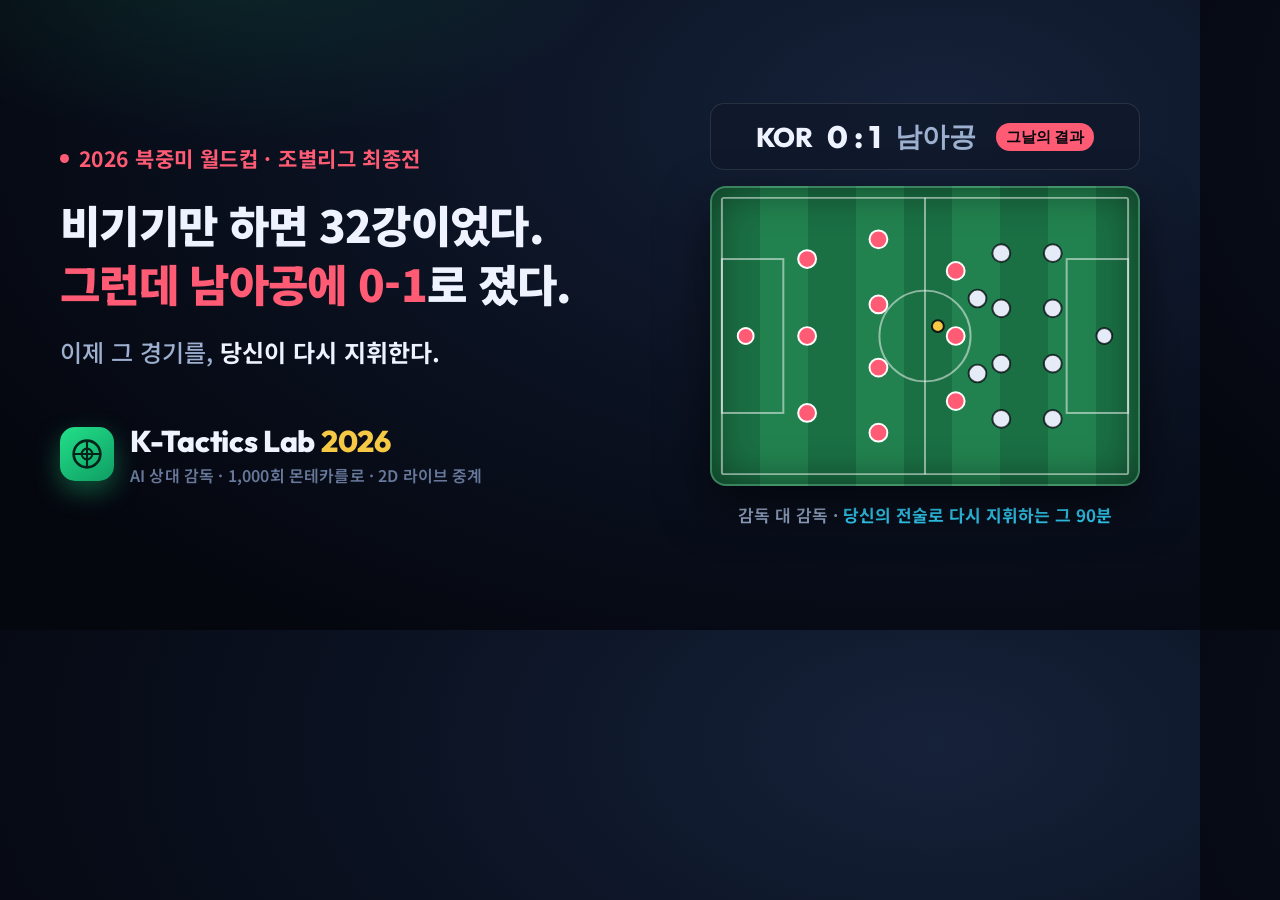
<file: docs/img/og-cover.html>
<!DOCTYPE html>
<html lang="ko">
<head>
<meta charset="UTF-8">
<title>K-Tactics Lab 2026 — social cover</title>
<!--
  Source for docs/img/og-cover.png (1200x630 link preview card).
  Regenerate:
    chrome --headless=new --disable-gpu --virtual-time-budget=8000 \
      --window-size=1200,630 --screenshot=docs/img/og-cover.png docs/img/og-cover.html
  Text is baked as real DOM text, not an AI-generated image, so the wording
  stays exactly what the app says. Palette and fonts mirror index.css.
-->
<link rel="preconnect" href="https://fonts.googleapis.com">
<link rel="preconnect" href="https://fonts.gstatic.com" crossorigin>
<link href="https://fonts.googleapis.com/css2?family=Outfit:wght@600;800;900&family=Noto+Sans+KR:wght@500;700;900&display=swap" rel="stylesheet">
<style>
  * { margin: 0; padding: 0; box-sizing: border-box; }
  html, body { width: 1200px; height: 630px; overflow: hidden; }
  body {
    background: radial-gradient(1100px 620px at 78% 18%, #16223a 0%, #0a1120 55%, #05070f 100%);
    font-family: 'Noto Sans KR', 'Outfit', 'Malgun Gothic', sans-serif;
    color: #eef3ff;
    display: flex; align-items: center;
    position: relative;
  }
  /* floodlight wash, same trick the board uses */
  body::before {
    content: ''; position: absolute; inset: 0;
    background: radial-gradient(560px 300px at 20% -10%, rgba(34, 224, 138, 0.13), transparent 70%);
  }
  .wrap { position: relative; display: flex; width: 100%; height: 100%; padding: 62px 60px; gap: 46px; }
  .left { flex: 1 1 620px; display: flex; flex-direction: column; justify-content: center; }

  .kicker {
    display: inline-flex; align-items: center; gap: 10px;
    font-size: 21px; font-weight: 700; letter-spacing: 0.02em;
    color: #ff5b74; margin-bottom: 22px;
  }
  .kicker i { width: 9px; height: 9px; border-radius: 50%; background: #ff5b74; display: block; }

  /* keep-all stops Korean from breaking inside a word, which is the default */
  h1 { font-size: 44px; line-height: 1.32; font-weight: 900; letter-spacing: -0.015em; word-break: keep-all; }
  h1 .hot { color: #ff5b74; }
  .sub { margin-top: 22px; font-size: 24px; line-height: 1.5; color: #9db0d0; font-weight: 500; word-break: keep-all; }
  .sub b { color: #eef3ff; font-weight: 700; }

  .brandline { margin-top: 52px; display: flex; align-items: center; gap: 16px; }
  .mark {
    width: 54px; height: 54px; border-radius: 15px; flex: none;
    background: linear-gradient(145deg, #22e08a, #0f9d63);
    display: flex; align-items: center; justify-content: center;
    box-shadow: 0 10px 26px rgba(34, 224, 138, 0.35);
  }
  .mark svg { width: 32px; height: 32px; }
  .brand-name { font-family: 'Outfit', sans-serif; font-size: 30px; font-weight: 800; letter-spacing: -0.01em; }
  .brand-name span { color: #f6c945; }
  .brand-sub { font-size: 16px; color: #67789a; font-weight: 600; margin-top: 3px; letter-spacing: 0.01em; }

  /* right: the live match view, the app's own visual language */
  .right { flex: 0 0 430px; display: flex; flex-direction: column; justify-content: center; gap: 16px; }
  .scoreline {
    display: flex; align-items: center; justify-content: center; gap: 14px;
    font-family: 'Outfit', sans-serif; font-weight: 800; font-size: 27px;
    background: rgba(16, 26, 44, 0.88); border: 1px solid rgba(255, 255, 255, 0.1);
    border-radius: 14px; padding: 13px 0;
  }
  .scoreline .kor { color: #eef3ff; }
  .scoreline .num { font-size: 31px; }
  .scoreline .opp { color: #9db0d0; }
  .scoreline .tag {
    font-size: 15px; font-weight: 700; color: #05070f; background: #ff5b74;
    padding: 4px 10px; border-radius: 999px; margin-left: 6px;
  }
  .pitch {
    height: 300px; border-radius: 16px; position: relative; overflow: hidden;
    background:
      repeating-linear-gradient(90deg, #1a6f43 0 48px, #22824f 48px 96px);
    border: 2px solid rgba(255, 255, 255, 0.14);
    box-shadow: inset 0 0 40px rgba(0, 0, 0, 0.5), 0 20px 50px rgba(0, 0, 0, 0.55);
  }
  .pitch svg { position: absolute; inset: 0; width: 100%; height: 100%; }
  .caption { text-align: center; font-size: 17px; color: #9db0d0; font-weight: 600; word-break: keep-all; }
  .caption b { color: #33d6ff; font-weight: 700; }
</style>
</head>
<body>
  <div class="wrap">
    <div class="left">
      <div class="kicker"><i></i>2026 북중미 월드컵 · 조별리그 최종전</div>
      <h1>비기기만 하면 32강이었다.<br><span class="hot">그런데 남아공에 0-1</span>로 졌다.</h1>
      <div class="sub">이제 그 경기를, <b>당신이 다시 지휘한다.</b></div>
      <div class="brandline">
        <div class="mark">
          <svg viewBox="0 0 24 24" fill="none" aria-hidden="true">
            <circle cx="12" cy="12" r="10" stroke="#05231a" stroke-width="2"/>
            <path d="M12 2v20M2 12h20" stroke="#05231a" stroke-width="1.6"/>
            <circle cx="12" cy="12" r="4" stroke="#05231a" stroke-width="1.6"/>
          </svg>
        </div>
        <div>
          <div class="brand-name">K-Tactics Lab <span>2026</span></div>
          <div class="brand-sub">AI 상대 감독 · 1,000회 몬테카를로 · 2D 라이브 중계</div>
        </div>
      </div>
    </div>

    <div class="right">
      <div class="scoreline">
        <span class="kor">KOR</span>
        <span class="num">0 : 1</span>
        <span class="opp">남아공</span>
        <span class="tag">그날의 결과</span>
      </div>
      <div class="pitch">
        <svg viewBox="0 0 430 300" preserveAspectRatio="none">
          <g stroke="rgba(255,255,255,0.5)" stroke-width="2" fill="none">
            <rect x="10" y="10" width="410" height="280" rx="2"/>
            <line x1="215" y1="10" x2="215" y2="290"/>
            <circle cx="215" cy="150" r="46"/>
            <rect x="10" y="72" width="62" height="156"/>
            <rect x="358" y="72" width="62" height="156"/>
          </g>
          <!-- our 3-4-3 attacking right, their 4-4-2 dropping off: the shapes the app draws -->
          <g fill="#ff5b74" stroke="#ffffff" stroke-width="2">
            <circle cx="34" cy="150" r="8"/>
            <circle cx="96" cy="72" r="9"/><circle cx="96" cy="150" r="9"/><circle cx="96" cy="228" r="9"/>
            <circle cx="168" cy="52" r="9"/><circle cx="168" cy="118" r="9"/><circle cx="168" cy="182" r="9"/><circle cx="168" cy="248" r="9"/>
            <circle cx="246" cy="84" r="9"/><circle cx="246" cy="150" r="9"/><circle cx="246" cy="216" r="9"/>
          </g>
          <g fill="#e6ecf7" stroke="rgba(5,7,15,0.75)" stroke-width="2">
            <circle cx="396" cy="150" r="8"/>
            <circle cx="344" cy="66" r="9"/><circle cx="344" cy="122" r="9"/><circle cx="344" cy="178" r="9"/><circle cx="344" cy="234" r="9"/>
            <circle cx="292" cy="66" r="9"/><circle cx="292" cy="122" r="9"/><circle cx="292" cy="178" r="9"/><circle cx="292" cy="234" r="9"/>
            <circle cx="268" cy="112" r="9"/><circle cx="268" cy="188" r="9"/>
          </g>
          <circle cx="228" cy="140" r="6" fill="#f6c945" stroke="rgba(5,7,15,0.9)" stroke-width="2"/>
        </svg>
      </div>
      <div class="caption">감독 대 감독 · <b>당신의 전술로 다시 지휘하는 그 90분</b></div>
    </div>
  </div>
</body>
</html>
</file>
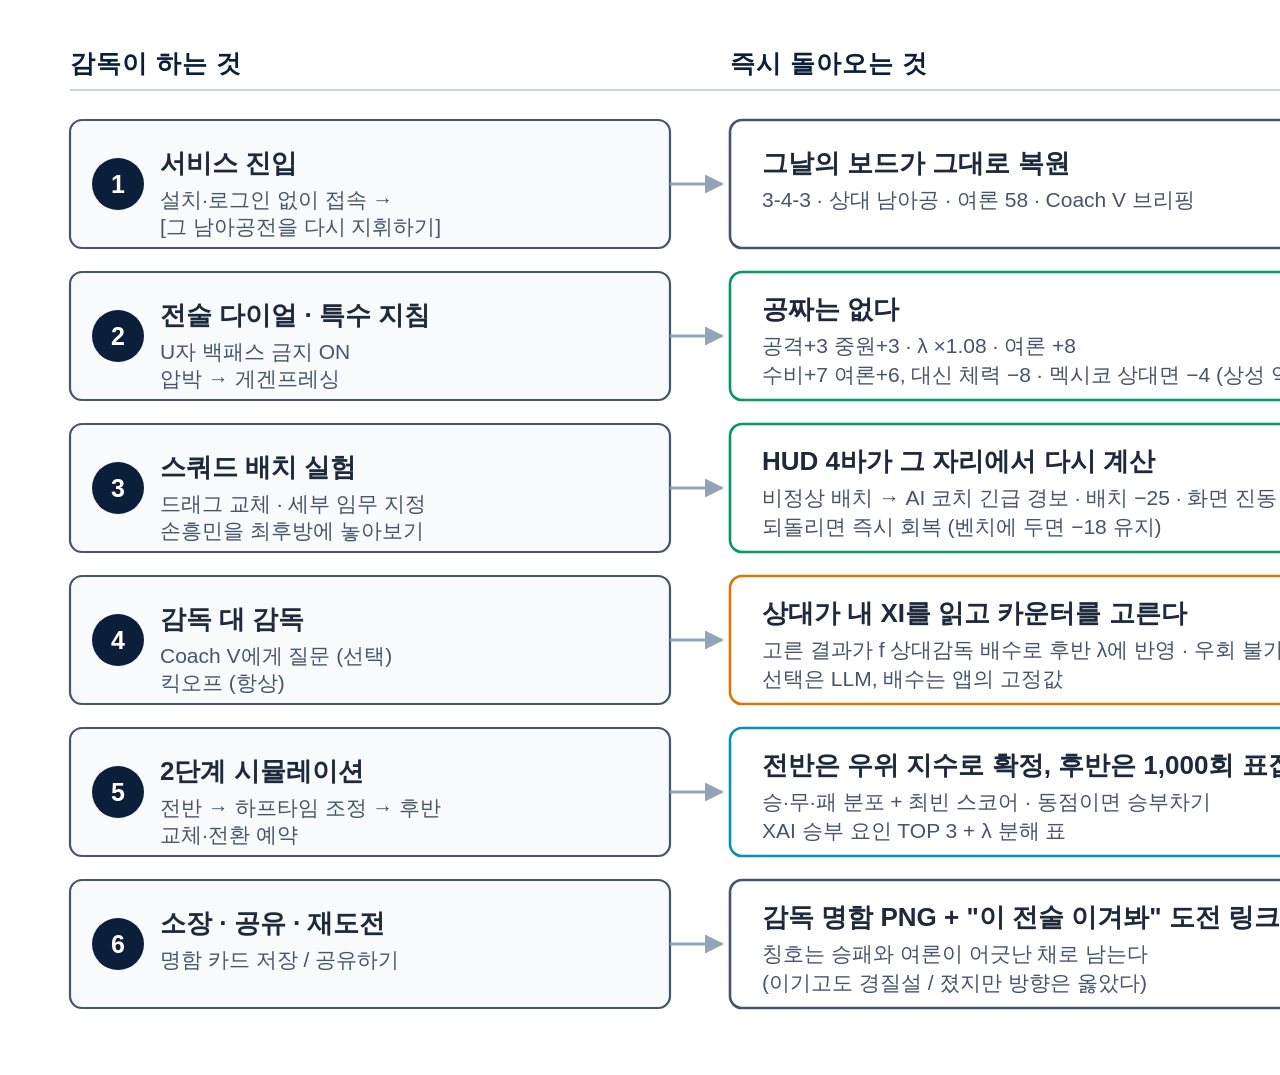
<file: docs/img/proposal-journey-map.html>
<!doctype html>
<meta charset="utf-8">
<style>
  html, body { margin: 0; padding: 0; background: #ffffff; }
  svg { display: block; }
  .act    { fill: #f8fafc; stroke: #475569; stroke-width: 2.2; }
  .out    { fill: #ffffff; stroke: #475569; stroke-width: 2.6; }
  .out-g  { fill: #ffffff; stroke: #059669; stroke-width: 2.6; }
  .out-a  { fill: #ffffff; stroke: #d97706; stroke-width: 2.6; }
  .out-c  { fill: #ffffff; stroke: #0891b2; stroke-width: 2.6; }
  .num    { fill: #0b1f3a; }
  text    { font-family: 'Malgun Gothic', 'Noto Sans KR', sans-serif;
            fill: #1e293b; text-anchor: start; }
  .hd  { font-size: 25px; font-weight: 700; fill: #0b1f3a; letter-spacing: 1px; }
  .t1  { font-size: 26px; font-weight: 700; }
  .t2  { font-size: 21px; fill: #475569; }
  .n   { font-size: 25px; font-weight: 700; fill: #ffffff; text-anchor: middle; }
  .lp  { font-size: 21px; fill: #059669; text-anchor: middle; font-weight: 700; }
  .ar  { stroke: #94a3b8; stroke-width: 3.2; fill: none; }
  .loop{ stroke: #059669; stroke-width: 3.2; fill: none; stroke-dasharray: 9 6; }
</style>
<svg width="1780" height="1075" viewBox="0 0 1780 1075" xmlns="http://www.w3.org/2000/svg">
  <defs>
    <marker id="mg" viewBox="0 0 10 10" refX="9" refY="5" markerWidth="6" markerHeight="6" orient="auto-start-reverse">
      <path d="M0,0 L10,5 L0,10 z" fill="#94a3b8"/>
    </marker>
    <marker id="ml" viewBox="0 0 10 10" refX="9" refY="5" markerWidth="6" markerHeight="6" orient="auto-start-reverse">
      <path d="M0,0 L10,5 L0,10 z" fill="#059669"/>
    </marker>
  </defs>

  <text class="hd" x="70"  y="72">감독이 하는 것</text>
  <text class="hd" x="730" y="72">즉시 돌아오는 것</text>
  <line x1="70" y1="90" x2="1520" y2="90" stroke="#cbd5e1" stroke-width="2"/>

  <!-- 1. 진입 -->
  <rect class="act" x="70" y="120" width="600" height="128" rx="12"/>
  <circle class="num" cx="118" cy="184" r="26"/><text class="n" x="118" y="193">1</text>
  <text class="t1" x="160" y="172">서비스 진입</text>
  <text class="t2" x="160" y="207">설치·로그인 없이 접속 →</text>
  <text class="t2" x="160" y="234">[그 남아공전을 다시 지휘하기]</text>
  <rect class="out" x="730" y="120" width="790" height="128" rx="12"/>
  <text class="t1" x="762" y="172">그날의 보드가 그대로 복원</text>
  <text class="t2" x="762" y="207">3-4-3 · 상대 남아공 · 여론 58 · Coach V 브리핑</text>

  <!-- 2. 전술 다이얼 -->
  <rect class="act" x="70" y="272" width="600" height="128" rx="12"/>
  <circle class="num" cx="118" cy="336" r="26"/><text class="n" x="118" y="345">2</text>
  <text class="t1" x="160" y="324">전술 다이얼 · 특수 지침</text>
  <text class="t2" x="160" y="359">U자 백패스 금지 ON</text>
  <text class="t2" x="160" y="386">압박 → 게겐프레싱</text>
  <rect class="out-g" x="730" y="272" width="790" height="128" rx="12"/>
  <text class="t1" x="762" y="318">공짜는 없다</text>
  <text class="t2" x="762" y="353">공격+3 중원+3 · λ ×1.08 · 여론 +8</text>
  <text class="t2" x="762" y="382">수비+7 여론+6, 대신 체력 −8 · 멕시코 상대면 −4 (상성 역전)</text>

  <!-- 3. 스쿼드 -->
  <rect class="act" x="70" y="424" width="600" height="128" rx="12"/>
  <circle class="num" cx="118" cy="488" r="26"/><text class="n" x="118" y="497">3</text>
  <text class="t1" x="160" y="476">스쿼드 배치 실험</text>
  <text class="t2" x="160" y="511">드래그 교체 · 세부 임무 지정</text>
  <text class="t2" x="160" y="538">손흥민을 최후방에 놓아보기</text>
  <rect class="out-g" x="730" y="424" width="790" height="128" rx="12"/>
  <text class="t1" x="762" y="470">HUD 4바가 그 자리에서 다시 계산</text>
  <text class="t2" x="762" y="505">비정상 배치 → AI 코치 긴급 경보 · 배치 −25 · 화면 진동</text>
  <text class="t2" x="762" y="534">되돌리면 즉시 회복 (벤치에 두면 −18 유지)</text>

  <!-- 4. AI 상대 감독 -->
  <rect class="act" x="70" y="576" width="600" height="128" rx="12"/>
  <circle class="num" cx="118" cy="640" r="26"/><text class="n" x="118" y="649">4</text>
  <text class="t1" x="160" y="628">감독 대 감독</text>
  <text class="t2" x="160" y="663">Coach V에게 질문 (선택)</text>
  <text class="t2" x="160" y="690">킥오프 (항상)</text>
  <rect class="out-a" x="730" y="576" width="790" height="128" rx="12"/>
  <text class="t1" x="762" y="622">상대가 내 XI를 읽고 카운터를 고른다</text>
  <text class="t2" x="762" y="657">고른 결과가 f 상대감독 배수로 후반 λ에 반영 · 우회 불가</text>
  <text class="t2" x="762" y="686">선택은 LLM, 배수는 앱의 고정값</text>

  <!-- 5. 시뮬레이션 -->
  <rect class="act" x="70" y="728" width="600" height="128" rx="12"/>
  <circle class="num" cx="118" cy="792" r="26"/><text class="n" x="118" y="801">5</text>
  <text class="t1" x="160" y="780">2단계 시뮬레이션</text>
  <text class="t2" x="160" y="815">전반 → 하프타임 조정 → 후반</text>
  <text class="t2" x="160" y="842">교체·전환 예약</text>
  <rect class="out-c" x="730" y="728" width="790" height="128" rx="12"/>
  <text class="t1" x="762" y="774">전반은 우위 지수로 확정, 후반은 1,000회 표집</text>
  <text class="t2" x="762" y="809">승·무·패 분포 + 최빈 스코어 · 동점이면 승부차기</text>
  <text class="t2" x="762" y="838">XAI 승부 요인 TOP 3 + λ 분해 표</text>

  <!-- 6. 공유 -->
  <rect class="act" x="70" y="880" width="600" height="128" rx="12"/>
  <circle class="num" cx="118" cy="944" r="26"/><text class="n" x="118" y="953">6</text>
  <text class="t1" x="160" y="932">소장 · 공유 · 재도전</text>
  <text class="t2" x="160" y="967">명함 카드 저장 / 공유하기</text>
  <rect class="out" x="730" y="880" width="790" height="128" rx="12"/>
  <text class="t1" x="762" y="926">감독 명함 PNG + &quot;이 전술 이겨봐&quot; 도전 링크</text>
  <text class="t2" x="762" y="961">칭호는 승패와 여론이 어긋난 채로 남는다</text>
  <text class="t2" x="762" y="990">(이기고도 경질설 / 졌지만 방향은 옳았다)</text>

  <line class="ar" x1="670" y1="184" x2="722" y2="184" marker-end="url(#mg)"/>
  <line class="ar" x1="670" y1="336" x2="722" y2="336" marker-end="url(#mg)"/>
  <line class="ar" x1="670" y1="488" x2="722" y2="488" marker-end="url(#mg)"/>
  <line class="ar" x1="670" y1="640" x2="722" y2="640" marker-end="url(#mg)"/>
  <line class="ar" x1="670" y1="792" x2="722" y2="792" marker-end="url(#mg)"/>
  <line class="ar" x1="670" y1="944" x2="722" y2="944" marker-end="url(#mg)"/>

  <path class="loop" d="M 1520 944 H 1618 V 336 H 1530" marker-end="url(#ml)"/>
  <text class="lp" x="1538" y="300" style="text-anchor:start">재도전 루프</text>
  <text class="t2" x="1538" y="1000" style="fill:#059669">패인을 들고</text>
  <text class="t2" x="1538" y="1027" style="fill:#059669">같은 보드로</text>
</svg>
</file>
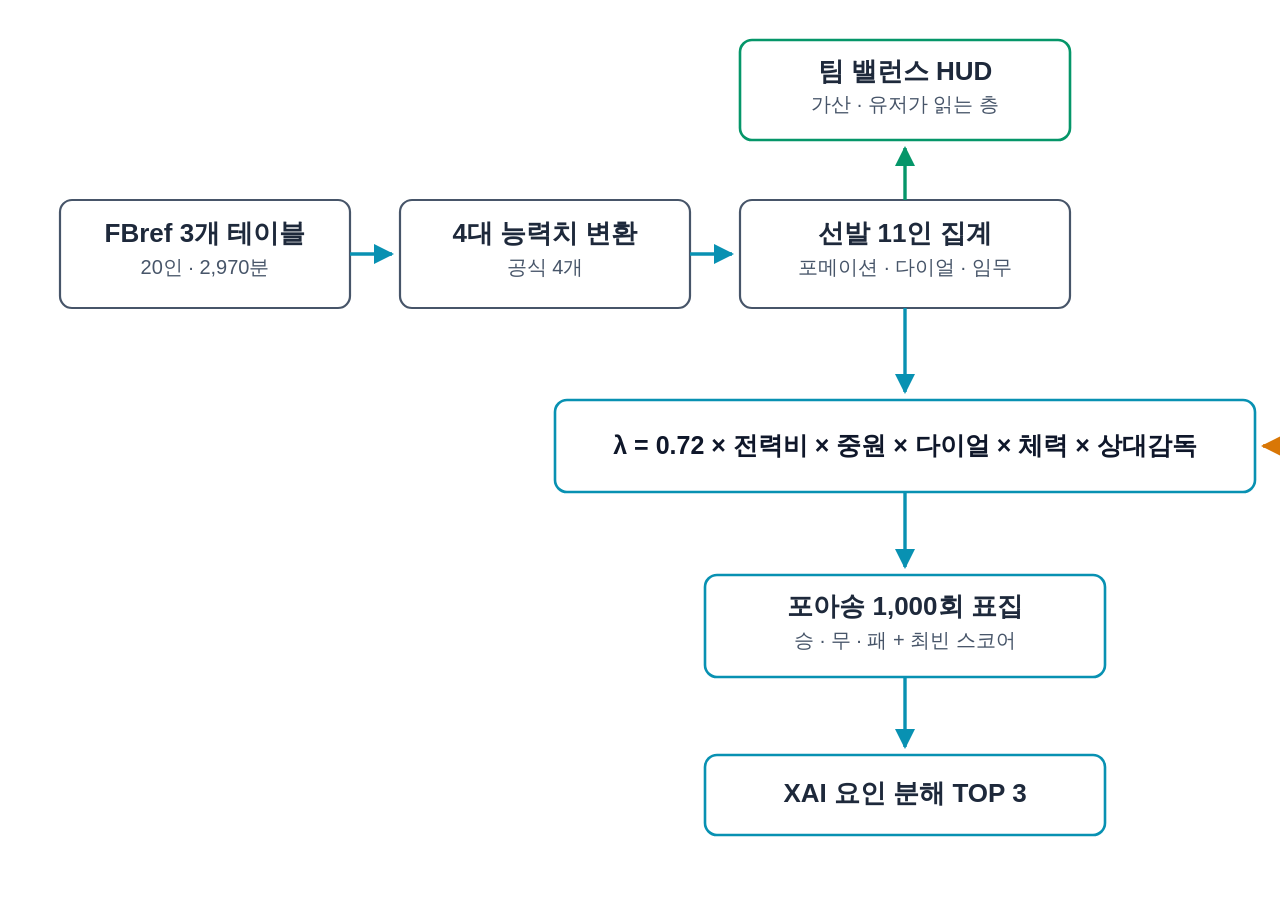
<file: docs/img/proposal-lambda-pipeline.html>
<!doctype html>
<meta charset="utf-8">
<style>
  html, body { margin: 0; padding: 0; background: #ffffff; }
  svg { display: block; }
  .bx    { fill: #ffffff; stroke: #475569; stroke-width: 2.2; }
  .bx-hud{ fill: #ffffff; stroke: #059669; stroke-width: 2.6; }
  .bx-lam{ fill: #ffffff; stroke: #0891b2; stroke-width: 2.6; }
  .bx-ai { fill: #ffffff; stroke: #d97706; stroke-width: 2.6; }
  text   { font-family: 'Malgun Gothic', 'Noto Sans KR', sans-serif;
           fill: #1e293b; text-anchor: middle; }
  .t1 { font-size: 26px; font-weight: 700; }
  .t2 { font-size: 20px; fill: #475569; }
  .lam{ font-size: 25px; font-weight: 700; fill: #0f172a; }
  .fl { stroke: #0891b2; stroke-width: 3.4; fill: none; }
  .up { stroke: #059669; stroke-width: 3.4; fill: none; }
  .ai { stroke: #d97706; stroke-width: 3.4; fill: none; }
</style>
<svg width="1700" height="880" viewBox="0 0 1700 880" xmlns="http://www.w3.org/2000/svg">
  <defs>
    <marker id="mc" viewBox="0 0 10 10" refX="9" refY="5" markerWidth="6" markerHeight="6" orient="auto-start-reverse">
      <path d="M0,0 L10,5 L0,10 z" fill="#0891b2"/>
    </marker>
    <marker id="mg" viewBox="0 0 10 10" refX="9" refY="5" markerWidth="6" markerHeight="6" orient="auto-start-reverse">
      <path d="M0,0 L10,5 L0,10 z" fill="#059669"/>
    </marker>
    <marker id="ma" viewBox="0 0 10 10" refX="9" refY="5" markerWidth="6" markerHeight="6" orient="auto-start-reverse">
      <path d="M0,0 L10,5 L0,10 z" fill="#d97706"/>
    </marker>
  </defs>

  <!-- upward branch: the additive layer the player reads -->
  <rect class="bx-hud" x="740" y="40" width="330" height="100" rx="12"/>
  <text class="t1" x="905" y="80">팀 밸런스 HUD</text>
  <text class="t2" x="905" y="111">가산 · 유저가 읽는 층</text>

  <!-- horizontal data flow -->
  <rect class="bx" x="60"  y="200" width="290" height="108" rx="12"/>
  <text class="t1" x="205" y="242">FBref 3개 테이블</text>
  <text class="t2" x="205" y="274">20인 · 2,970분</text>

  <rect class="bx" x="400" y="200" width="290" height="108" rx="12"/>
  <text class="t1" x="545" y="242">4대 능력치 변환</text>
  <text class="t2" x="545" y="274">공식 4개</text>

  <rect class="bx" x="740" y="200" width="330" height="108" rx="12"/>
  <text class="t1" x="905" y="242">선발 11인 집계</text>
  <text class="t2" x="905" y="274">포메이션 · 다이얼 · 임무</text>

  <!-- multiplicative layer that decides the result -->
  <rect class="bx-lam" x="555" y="400" width="700" height="92" rx="12"/>
  <text class="lam" x="905" y="454">λ = 0.72 × 전력비 × 중원 × 다이얼 × 체력 × 상대감독</text>

  <!-- the single LLM node, feeding INTO the formula -->
  <rect class="bx-ai" x="1320" y="402" width="290" height="88" rx="12"/>
  <text class="t1" x="1465" y="439">AI 상대 감독</text>
  <text class="t2" x="1465" y="469">선택만 LLM · 배수는 앱</text>

  <rect class="bx-lam" x="705" y="575" width="400" height="102" rx="12"/>
  <text class="t1" x="905" y="615">포아송 1,000회 표집</text>
  <text class="t2" x="905" y="647">승 · 무 · 패 + 최빈 스코어</text>

  <rect class="bx-lam" x="705" y="755" width="400" height="80" rx="12"/>
  <text class="t1" x="905" y="802">XAI 요인 분해 TOP 3</text>

  <line class="fl" x1="350"  y1="254" x2="392"  y2="254" marker-end="url(#mc)"/>
  <line class="fl" x1="690"  y1="254" x2="732"  y2="254" marker-end="url(#mc)"/>
  <line class="up" x1="905"  y1="200" x2="905"  y2="148" marker-end="url(#mg)"/>
  <line class="fl" x1="905"  y1="308" x2="905"  y2="392" marker-end="url(#mc)"/>
  <line class="ai" x1="1320" y1="446" x2="1263" y2="446" marker-end="url(#ma)"/>
  <line class="fl" x1="905"  y1="492" x2="905"  y2="567" marker-end="url(#mc)"/>
  <line class="fl" x1="905"  y1="677" x2="905"  y2="747" marker-end="url(#mc)"/>
</svg>
</file>
